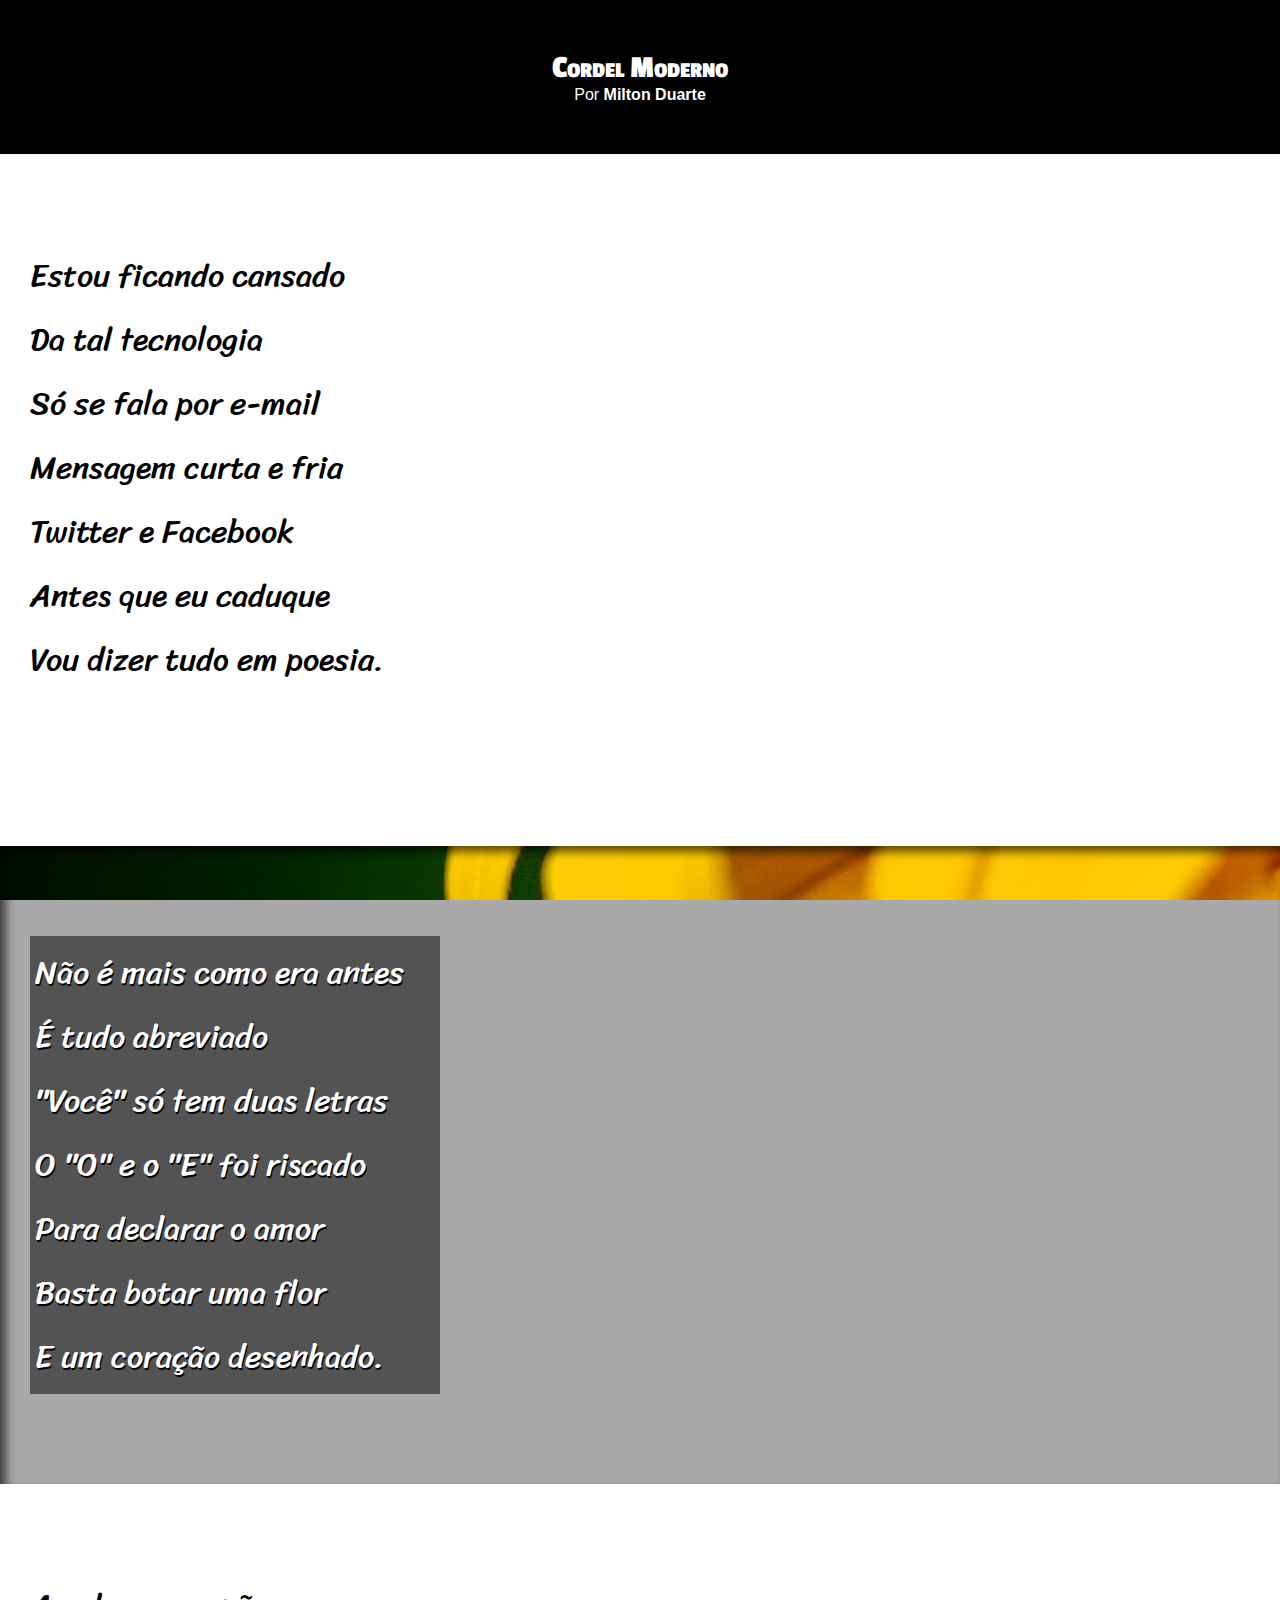
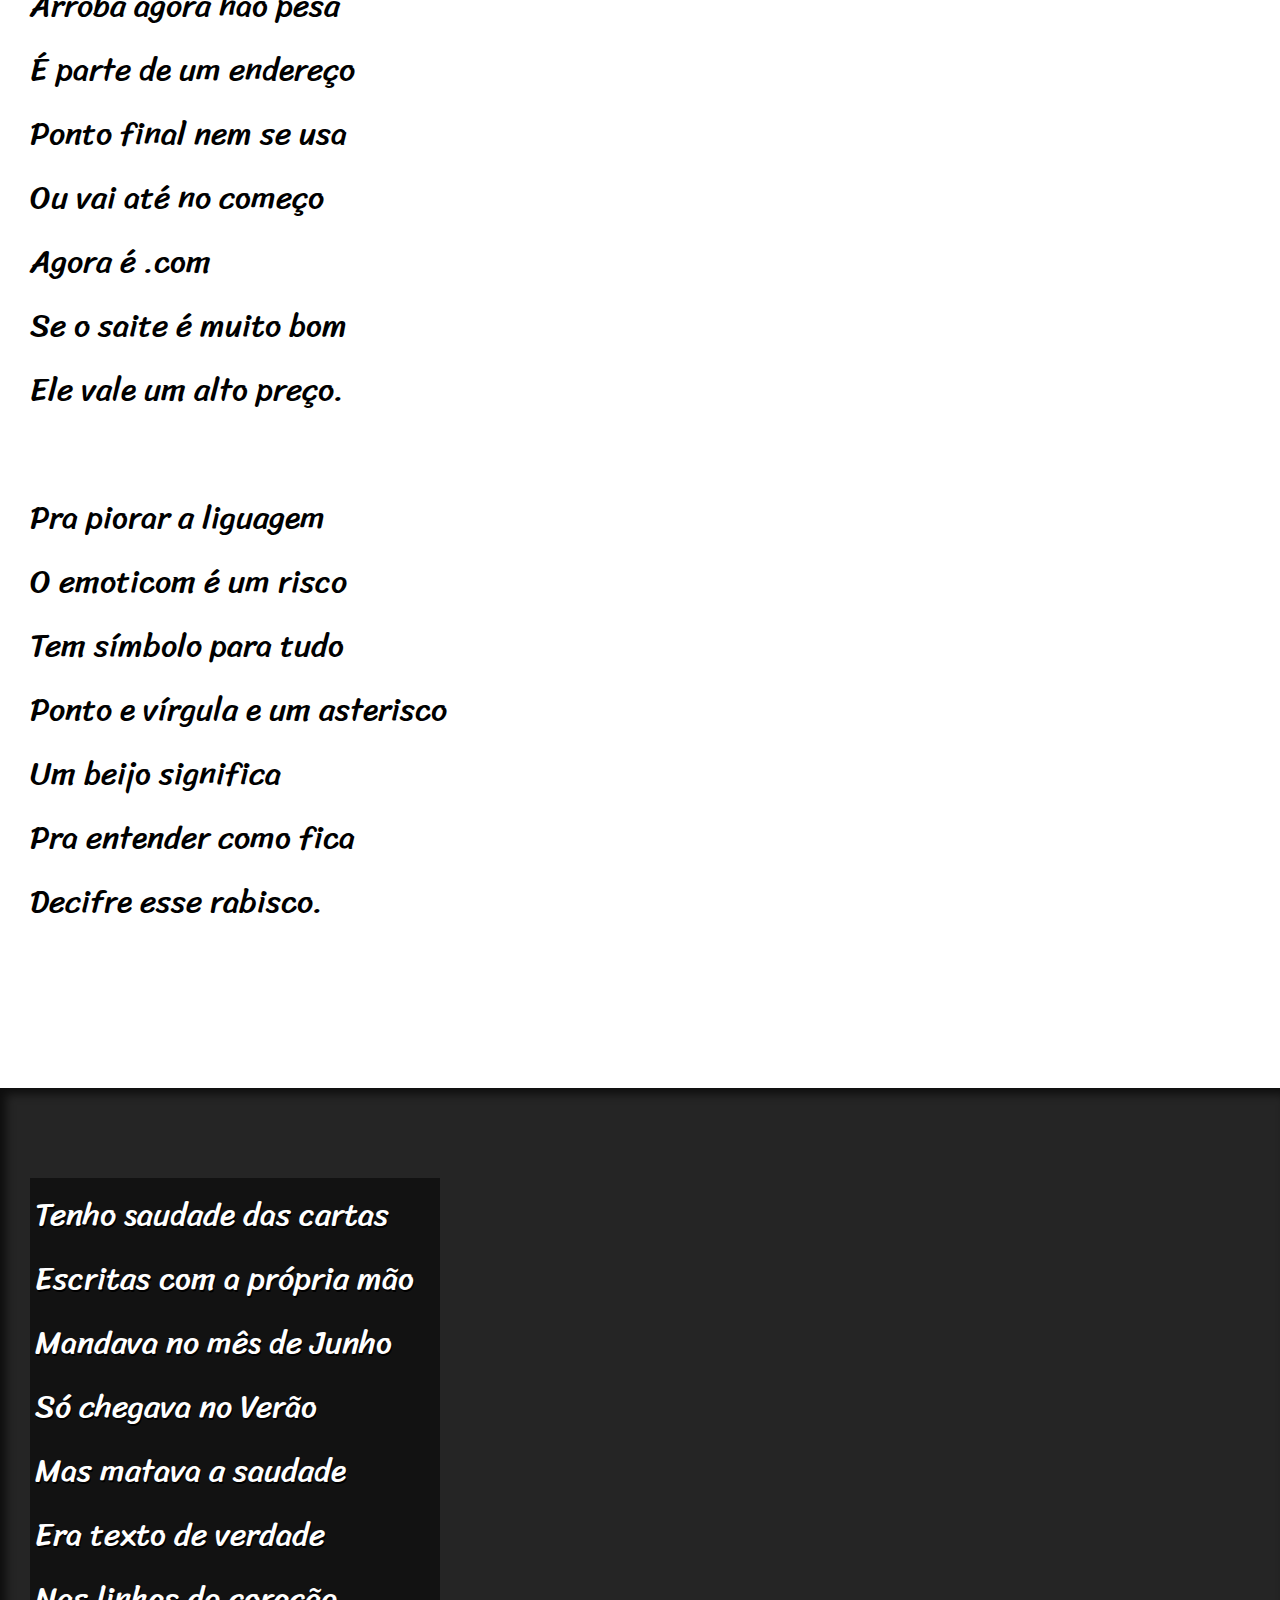
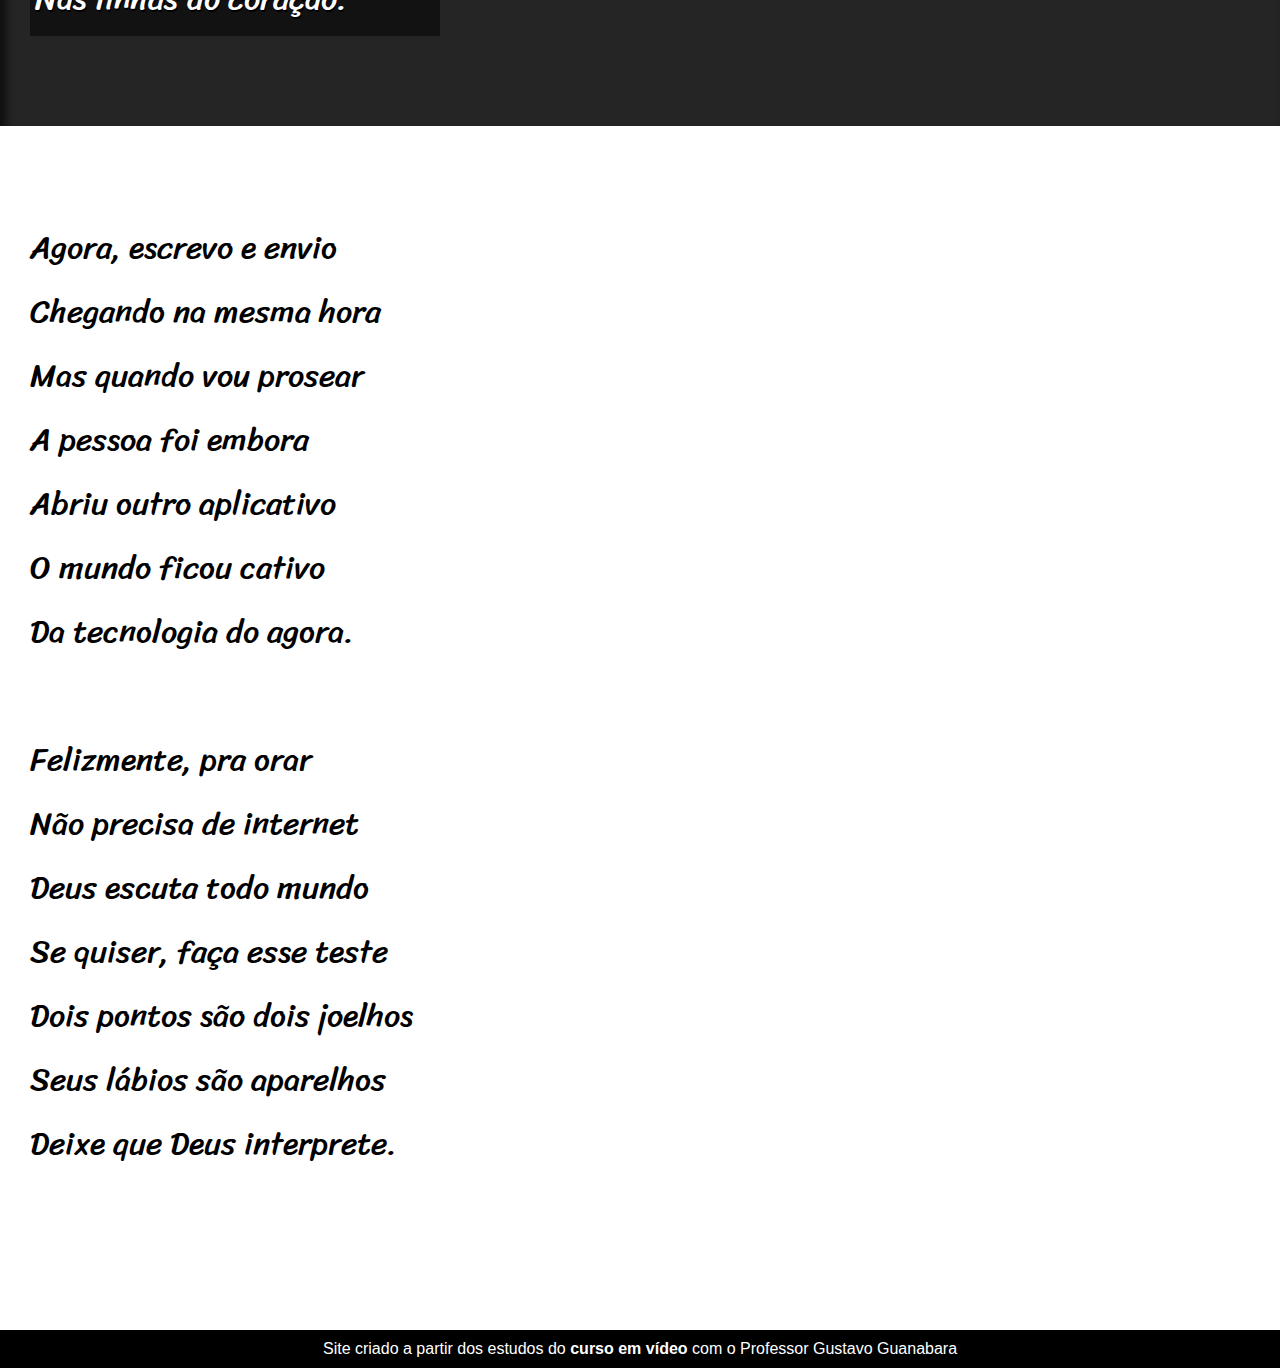
<file: desafio1/index.html>
<!DOCTYPE html>
<html lang="pt-br">
<head>
    <meta charset="UTF-8">
    <meta name="viewport" content="width=device-width, initial-scale=1.0">
    <title>Cordel Moderno</title>
    <link rel="stylesheet" href="estilo/style.css">
</head>
<body>
    <header>
        <h1>
            Cordel Moderno
        </h1>
        <p>
            Por <a href="https://www.recantodasletras.com.br/poesias/3186743]" target="_blank">Milton Duarte</a>
        </p>
    </header>

<section class="normal">
    <p>
        Estou ficando cansado <br>
        Da tal tecnologia <br>
        Só se fala por e-mail <br>
        Mensagem curta e fria <br>
        Twitter e Facebook <br>
        Antes que eu caduque <br>
        Vou dizer tudo em poesia.
    </p>
</section>

<section class="imagem" id="img01">
    <p>
        Não é mais como era antes <br>
        É tudo abreviado <br>
        "Você" só tem duas letras <br>
        O "O" e o "E" foi riscado <br>
        Para declarar o amor <br>
        Basta botar uma flor <br>
        E um coração desenhado.
    </p>
</section>

<section class="normal">
    <p>
        Arroba agora não pesa <br>
        É parte de um endereço <br>
        Ponto final nem se usa <br>
        Ou vai até no começo <br>
        Agora é .com <br>
        Se o saite é muito bom <br>
        Ele vale um alto preço.
    </p>
    
    <p>
        Pra piorar a liguagem <br>
        O emoticom é um risco <br>
        Tem símbolo para tudo <br>
        Ponto e vírgula e um asterisco <br>
        Um beijo significa <br>
        Pra entender como fica <br>
        Decifre esse rabisco.
    </p>
</section>

<section class="imagem" id="img02">
    <p>
        Tenho saudade das cartas <br>
        Escritas com a própria mão <br>
        Mandava no mês de Junho <br>
        Só chegava no Verão <br>
        Mas matava a saudade <br>
        Era texto de verdade <br>
        Nas linhas do coração.
    </p>
</section>

<section class="normal">
    <p>
        Agora, escrevo e envio <br>
        Chegando na mesma hora <br>
        Mas quando vou prosear <br>
        A pessoa foi embora <br>
        Abriu outro aplicativo <br>
        O mundo ficou cativo <br>
        Da tecnologia do agora.
    </p>
    
    <p>
        Felizmente, pra orar <br>
        Não precisa de internet <br>
        Deus escuta todo mundo <br>
        Se quiser, faça esse teste <br>
        Dois pontos são dois joelhos <br>
        Seus lábios são aparelhos <br>
        Deixe que Deus interprete.
    </p>
</section>

    <footer>
        <p>Site criado a partir dos estudos do <a href="http://www.cursoemvideo.com" target="_blank">curso em vídeo</a> com o Professor Gustavo Guanabara</p>
    </footer>
</body>
</html>
</file>
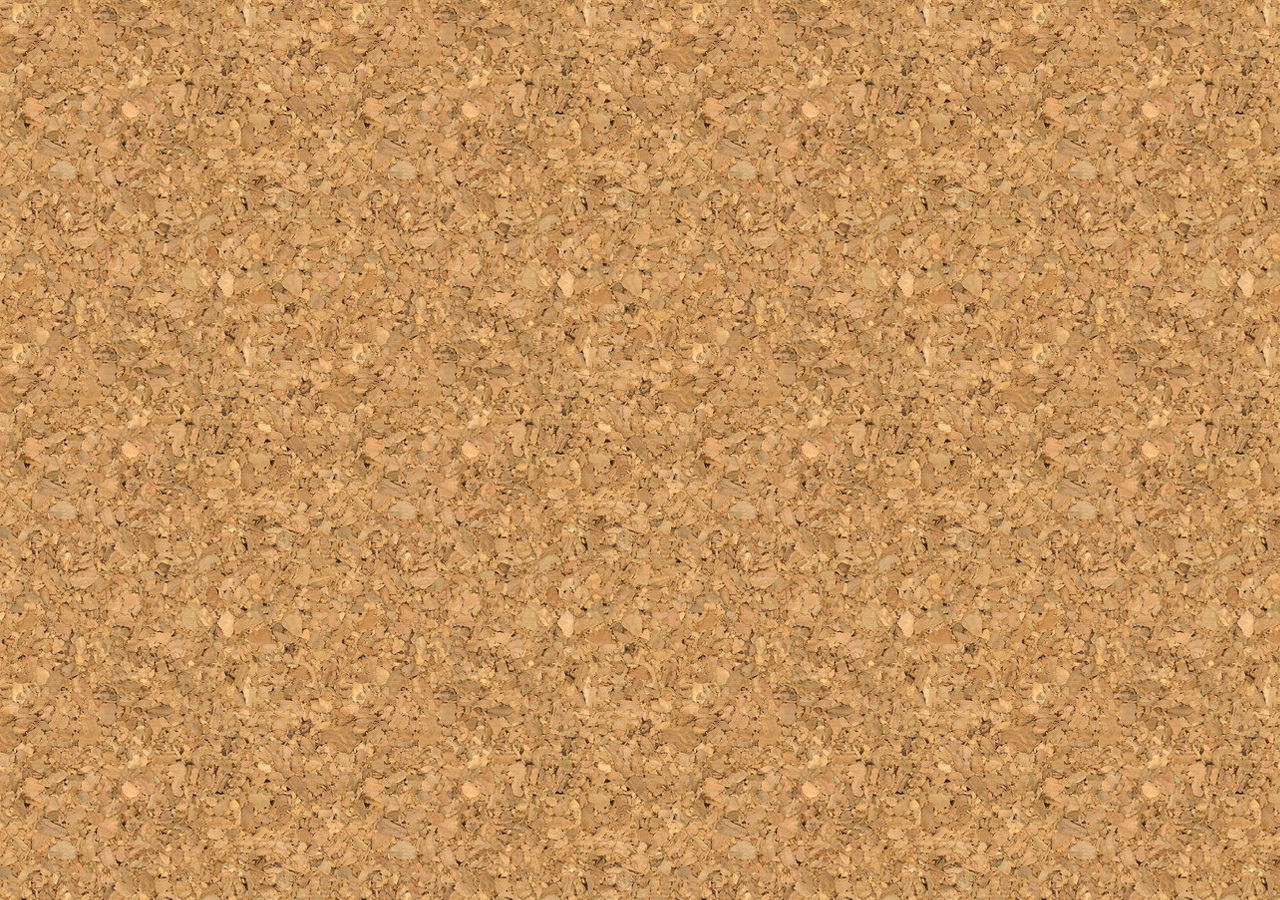
<file: fundo002.html>
<!DOCTYPE html>
<html lang="pt-br">
<head>
    <meta charset="UTF-8">
    <meta name="viewport" content="width=device-width, initial-scale=1.0">
    <title>Personalização dos Fundos</title>
    <style>
        body {
            background-image: url(ex022/imagens/wallpaper001.jpg);
        } 
    </style>
</head>
<body>
    
</body>
</html>
</file>
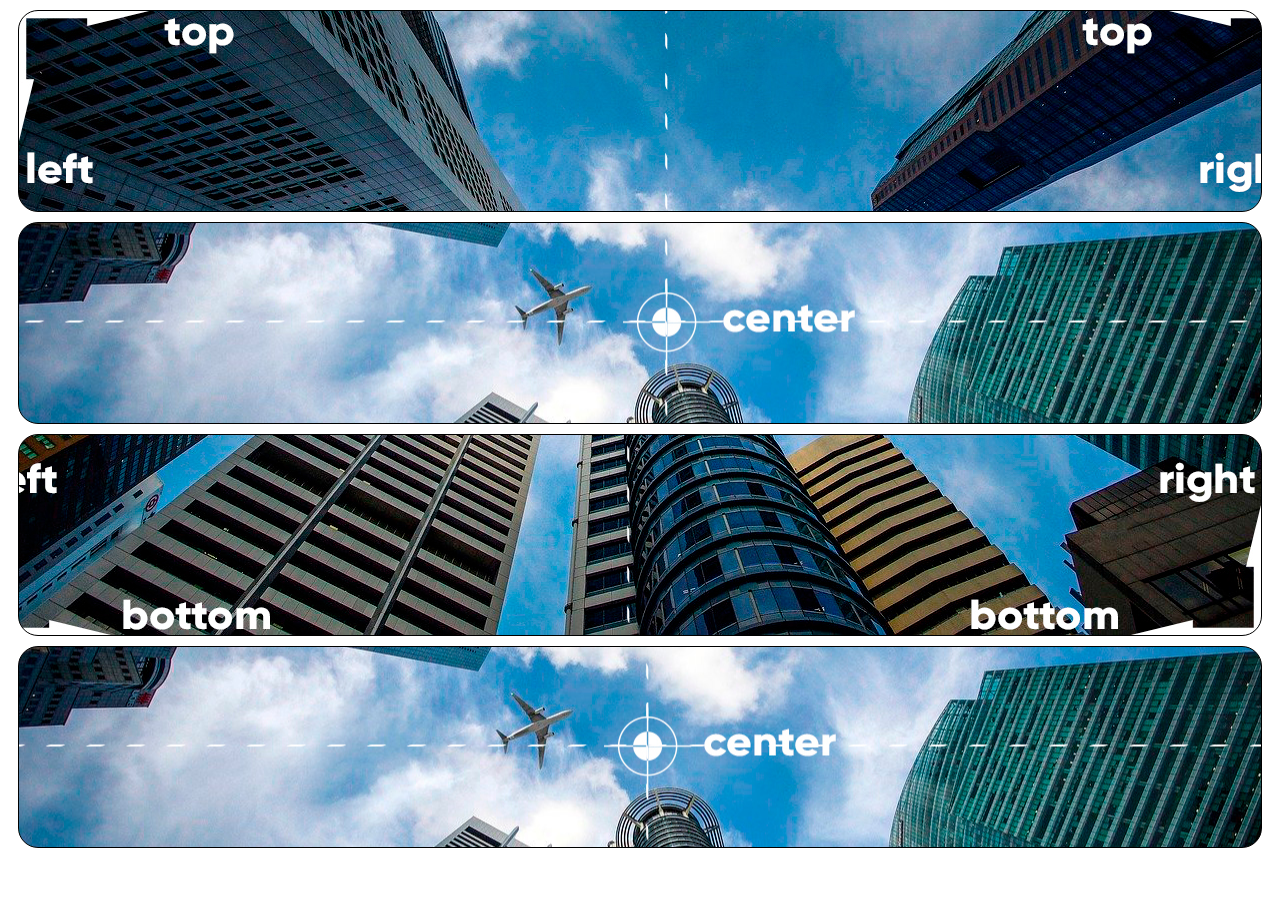
<file: fundo003.html>
<!DOCTYPE html>
<html lang="pt-br">
<head>
    <meta charset="UTF-8">
    <meta name="viewport" content="width=device-width, initial-scale=1.0">
    <title>Posiçaõ de Fundos</title>
    <style>
        .bloco {
            background-image: url(ex022/imagens/wallpaper003.jpg);
            height: 200px;
            border: 1px solid #000;
            border-radius: 20px;
            margin: 10px;
        }
        
        #q1 {
            background-position: left top;
        }

        #q2 {
            background-position: left center;
        }

        #q3 {
            background-position: right bottom;
        }

        #q4 {
            background-position: center center;
        }
    </style>
</head>
<body>
    <div class="bloco" id="q1">

    </div>
    <div class="bloco" id="q2">

    </div>
    <div class="bloco" id="q3">

    </div>
    <div class="bloco" id="q4">

    </div>
</body>
</html>
</file>
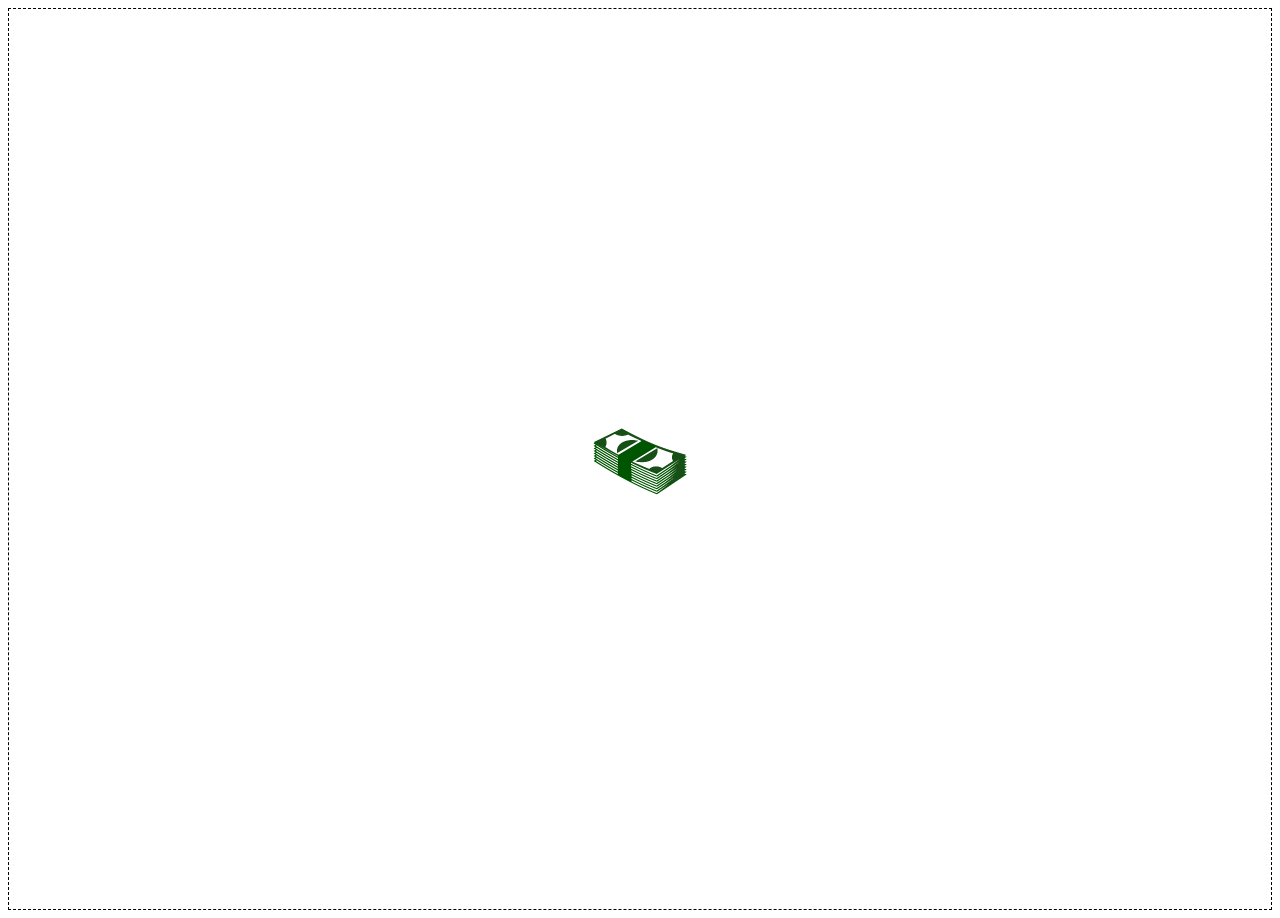
<file: fundo004.html>
<!DOCTYPE html>
<html lang="pt-br">
<head>
    <meta charset="UTF-8">
    <meta name="viewport" content="width=device-width, initial-scale=1.0">
    <title>Posicionamento</title>
    <style>
        body {
            height: 100vh;
            border: 1px dashed #000;
            background-image: url(ex022/imagens/pngegg.png);
            background-size: 100px;
            background-repeat: no-repeat;
            background-position: center center;
        }
    </style>
</head>
<body>
    
</body>
</html>
</file>
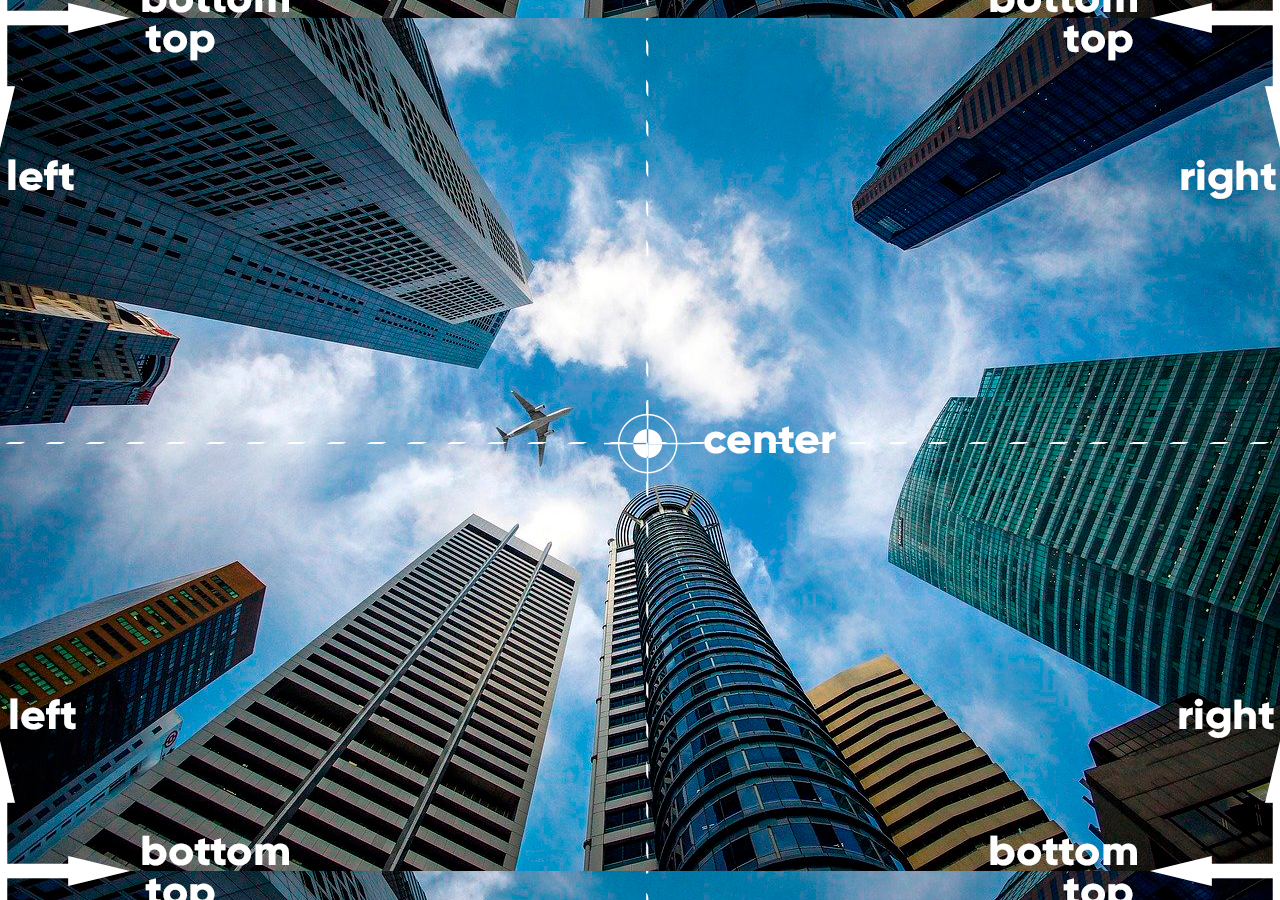
<file: fundo005.html>
<!DOCTYPE html>
<html lang="pt-br">
<head>
    <meta charset="UTF-8">
    <meta name="viewport" content="width=device-width, initial-scale=1.0">
    <title>Posicionamento</title>
    <style>
        body {
             height: 97vh; /*essa medida fica sem rolagem na tela vh(view port) */
            background-image: url(ex022/imagens/wallpaper003.jpg);
            background-position: center center;
        }
    </style>
</head>
<body>
    
</body>
</html>
</file>
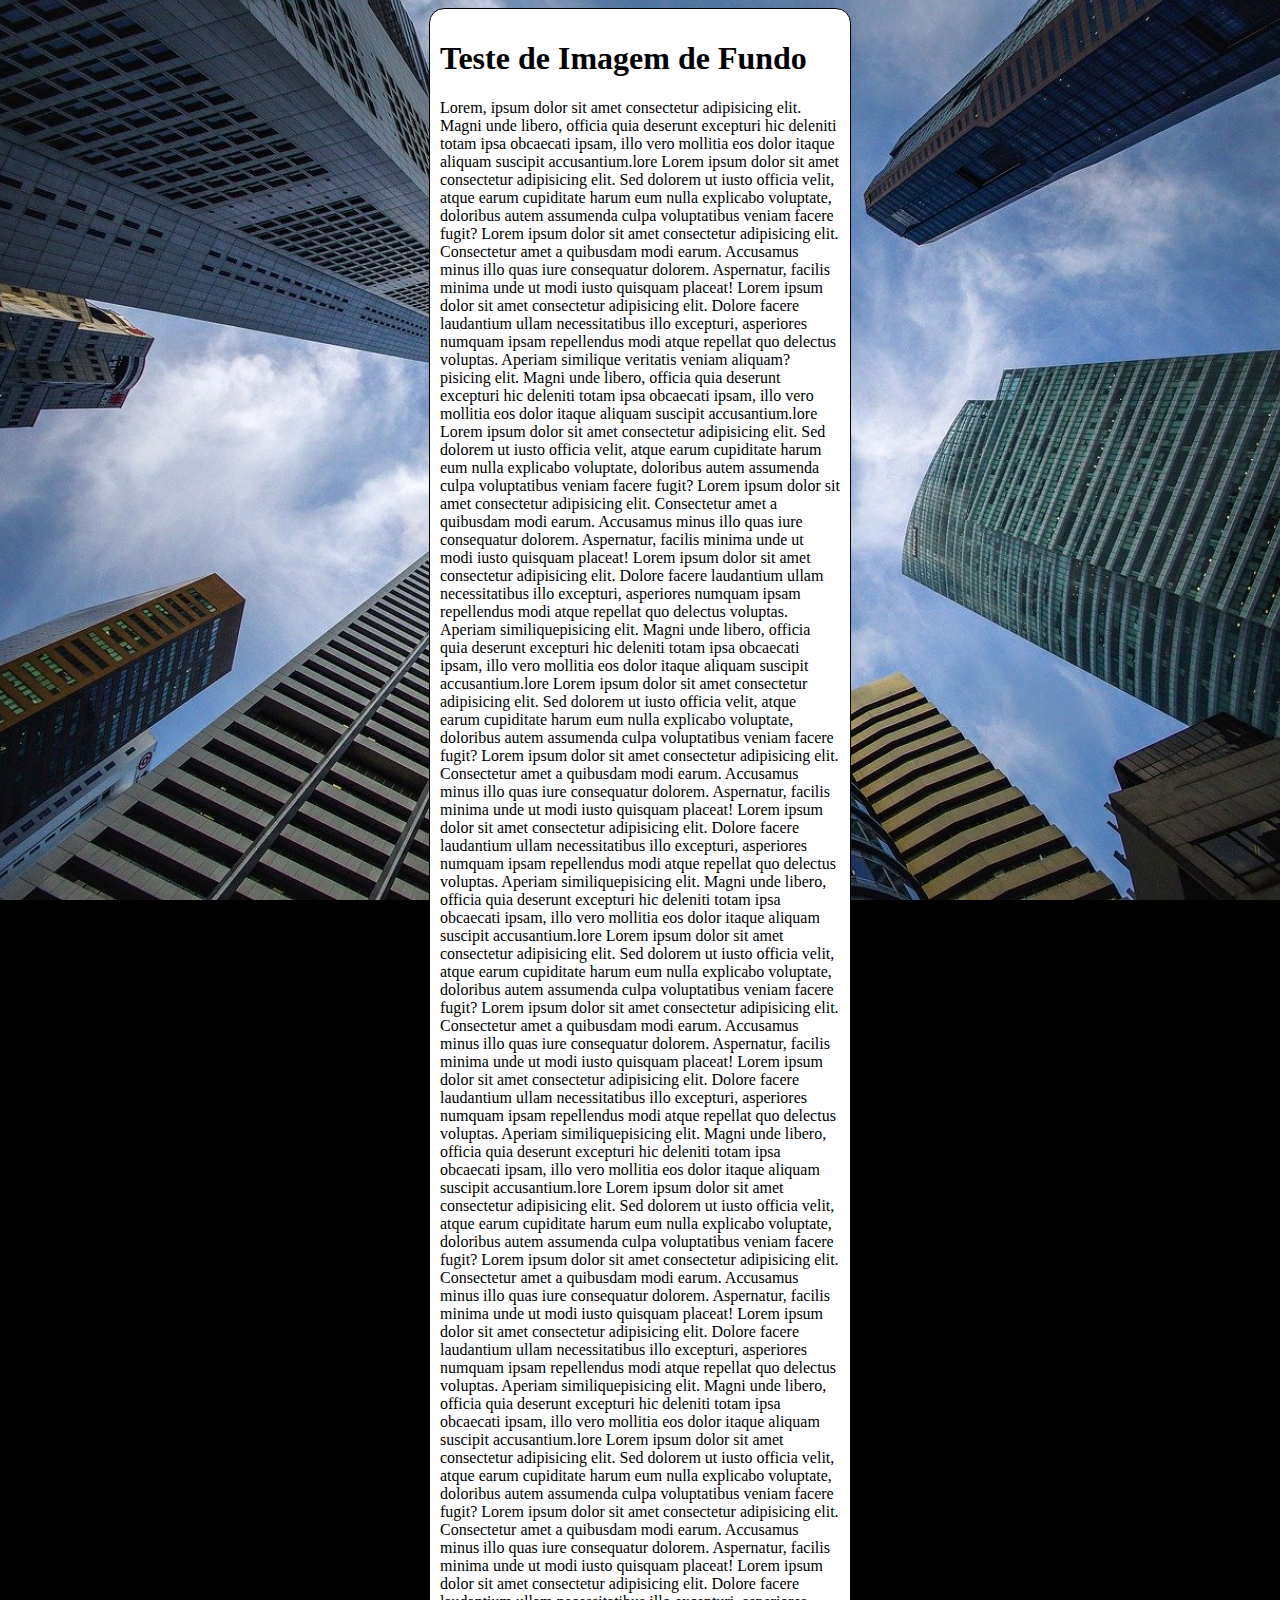
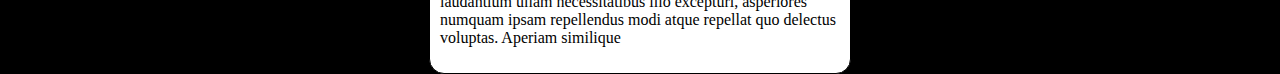
<file: fundo006.html>
<!DOCTYPE html>
<html lang="pt-br">
<head>
    <meta charset="UTF-8">
    <meta name="viewport" content="width=device-width, initial-scale=1.0">
    <title>Document</title>
    <style>
        body {
            height: 97vh;
            /* background-color: #000;
            background-image: url(ex022/imagens/wallpaper002.jpg);
            background-position: center center;
            background-repeat: no-repeat;
            background-size: cover; 
            background-attachment: fixed; */

            /* essa é uma forma simplificada de fazer
            esse exemplo decima ou seja uma shorthand =
            background color > image > position >       
            repeat > attachment */ 

            background: #000 url(ex022/imagens/wallpaper002.jpg) center center no-repeat fixed;
            background-size: cover; /*cover = cobrir*/
        }

        main {
            background-color: #fff;
            width: 400px;
            padding: 10px;
            margin: auto;
            border: 1px solid #000;
            border-radius: 15px;
        }
    </style>
</head>
<body>
    <main>
        <h1>Teste de Imagem de  Fundo</h1>
        <p>Lorem, ipsum dolor sit amet consectetur adipisicing elit. Magni unde libero, officia quia deserunt excepturi hic deleniti totam ipsa obcaecati ipsam, illo vero mollitia eos dolor itaque aliquam suscipit accusantium.lore Lorem ipsum dolor sit amet consectetur adipisicing elit. Sed dolorem ut iusto officia velit, atque earum cupiditate harum eum nulla explicabo voluptate, doloribus autem assumenda culpa voluptatibus veniam facere fugit? Lorem ipsum dolor sit amet consectetur adipisicing elit. Consectetur amet a quibusdam modi earum. Accusamus minus illo quas iure consequatur dolorem. Aspernatur, facilis minima unde ut modi iusto quisquam placeat! Lorem ipsum dolor sit amet consectetur adipisicing elit. Dolore facere laudantium ullam necessitatibus illo excepturi, asperiores numquam ipsam repellendus modi atque repellat quo delectus voluptas. Aperiam similique veritatis veniam aliquam?pisicing elit. Magni unde libero, officia quia deserunt excepturi hic deleniti totam ipsa obcaecati ipsam, illo vero mollitia eos dolor itaque aliquam suscipit accusantium.lore Lorem ipsum dolor sit amet consectetur adipisicing elit. Sed dolorem ut iusto officia velit, atque earum cupiditate harum eum nulla explicabo voluptate, doloribus autem assumenda culpa voluptatibus veniam facere fugit? Lorem ipsum dolor sit amet consectetur adipisicing elit. Consectetur amet a quibusdam modi earum. Accusamus minus illo quas iure consequatur dolorem. Aspernatur, facilis minima unde ut modi iusto quisquam placeat! Lorem ipsum dolor sit amet consectetur adipisicing elit. Dolore facere laudantium ullam necessitatibus illo excepturi, asperiores numquam ipsam repellendus modi atque repellat quo delectus voluptas. Aperiam similiquepisicing elit. Magni unde libero, officia quia deserunt excepturi hic deleniti totam ipsa obcaecati ipsam, illo vero mollitia eos dolor itaque aliquam suscipit accusantium.lore Lorem ipsum dolor sit amet consectetur adipisicing elit. Sed dolorem ut iusto officia velit, atque earum cupiditate harum eum nulla explicabo voluptate, doloribus autem assumenda culpa voluptatibus veniam facere fugit? Lorem ipsum dolor sit amet consectetur adipisicing elit. Consectetur amet a quibusdam modi earum. Accusamus minus illo quas iure consequatur dolorem. Aspernatur, facilis minima unde ut modi iusto quisquam placeat! Lorem ipsum dolor sit amet consectetur adipisicing elit. Dolore facere laudantium ullam necessitatibus illo excepturi, asperiores numquam ipsam repellendus modi atque repellat quo delectus voluptas. Aperiam similiquepisicing elit. Magni unde libero, officia quia deserunt excepturi hic deleniti totam ipsa obcaecati ipsam, illo vero mollitia eos dolor itaque aliquam suscipit accusantium.lore Lorem ipsum dolor sit amet consectetur adipisicing elit. Sed dolorem ut iusto officia velit, atque earum cupiditate harum eum nulla explicabo voluptate, doloribus autem assumenda culpa voluptatibus veniam facere fugit? Lorem ipsum dolor sit amet consectetur adipisicing elit. Consectetur amet a quibusdam modi earum. Accusamus minus illo quas iure consequatur dolorem. Aspernatur, facilis minima unde ut modi iusto quisquam placeat! Lorem ipsum dolor sit amet consectetur adipisicing elit. Dolore facere laudantium ullam necessitatibus illo excepturi, asperiores numquam ipsam repellendus modi atque repellat quo delectus voluptas. Aperiam similiquepisicing elit. Magni unde libero, officia quia deserunt excepturi hic deleniti totam ipsa obcaecati ipsam, illo vero mollitia eos dolor itaque aliquam suscipit accusantium.lore Lorem ipsum dolor sit amet consectetur adipisicing elit. Sed dolorem ut iusto officia velit, atque earum cupiditate harum eum nulla explicabo voluptate, doloribus autem assumenda culpa voluptatibus veniam facere fugit? Lorem ipsum dolor sit amet consectetur adipisicing elit. Consectetur amet a quibusdam modi earum. Accusamus minus illo quas iure consequatur dolorem. Aspernatur, facilis minima unde ut modi iusto quisquam placeat! Lorem ipsum dolor sit amet consectetur adipisicing elit. Dolore facere laudantium ullam necessitatibus illo excepturi, asperiores numquam ipsam repellendus modi atque repellat quo delectus voluptas. Aperiam similiquepisicing elit. Magni unde libero, officia quia deserunt excepturi hic deleniti totam ipsa obcaecati ipsam, illo vero mollitia eos dolor itaque aliquam suscipit accusantium.lore Lorem ipsum dolor sit amet consectetur adipisicing elit. Sed dolorem ut iusto officia velit, atque earum cupiditate harum eum nulla explicabo voluptate, doloribus autem assumenda culpa voluptatibus veniam facere fugit? Lorem ipsum dolor sit amet consectetur adipisicing elit. Consectetur amet a quibusdam modi earum. Accusamus minus illo quas iure consequatur dolorem. Aspernatur, facilis minima unde ut modi iusto quisquam placeat! Lorem ipsum dolor sit amet consectetur adipisicing elit. Dolore facere laudantium ullam necessitatibus illo excepturi, asperiores numquam ipsam repellendus modi atque repellat quo delectus voluptas. Aperiam similique</p>
    </main>
</body>
</html>
</file>
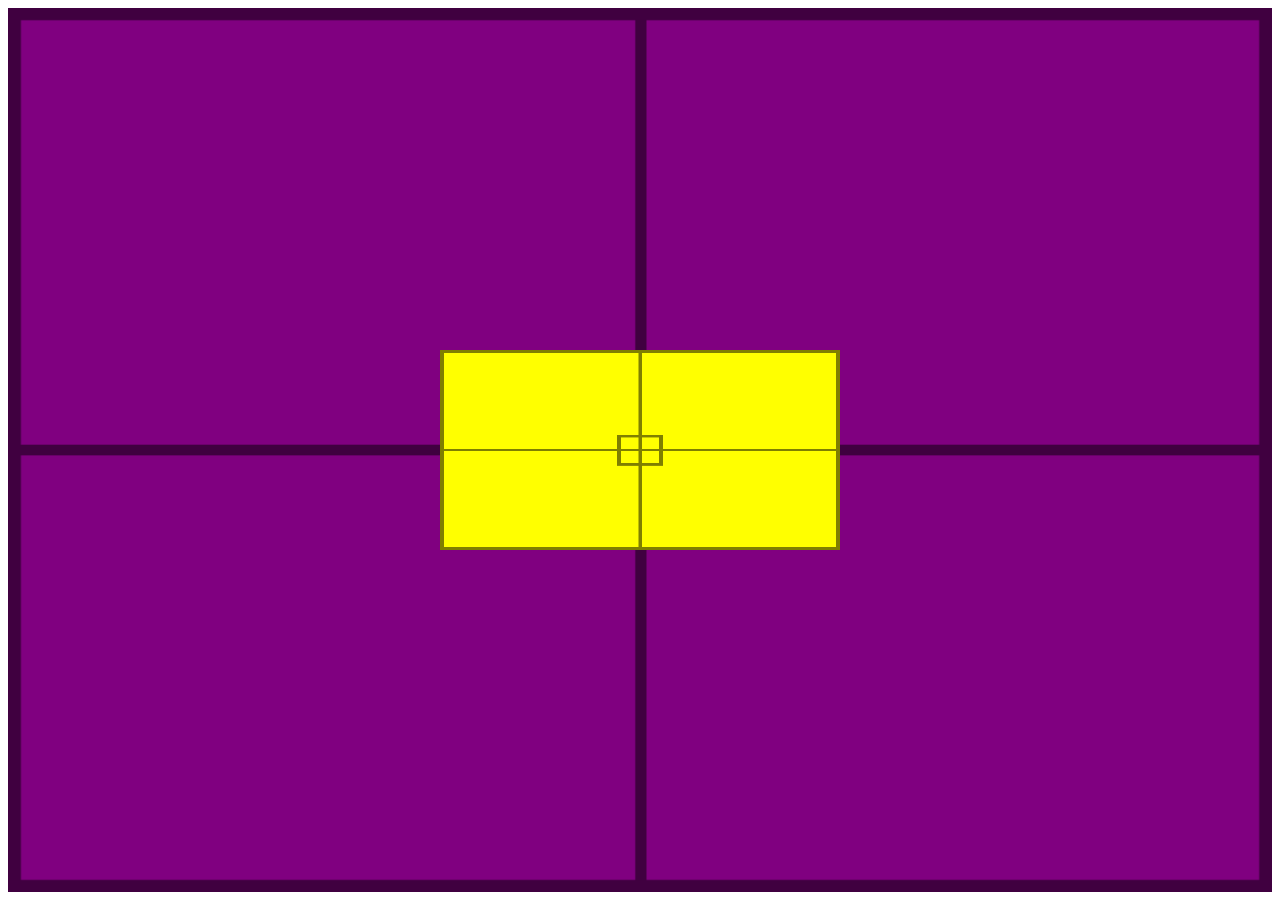
<file: fundo007.html>
<!DOCTYPE html>
<html lang="pt-br">
<head>
    <meta charset="UTF-8">
    <meta name="viewport" content="width=device-width, initial-scale=1.0">
    <title>Alinhamento Vertical</title>
    <style>
        #container {
            background-image: url(ex022/imagens/target001.png);
            background-size: 100% 100%;

            position: relative;
            height: 96vh;
            padding: 10px;
            background-color: purple;
        }
        #conteudo {
            background-image: url(ex022/imagens/target001.png);
            background-size: 100% 100%;

            position: absolute;
            height: 200px;
            width: 400px;
            background-color: yellow;

            left: 50%;
            top: 50%;

            transform: translate(-50%, -50%);

        }
    </style>
</head>
<body>
    <section id="container">
        <article id="conteudo">

        </article>
    </section>
</body>
</html>
</file>
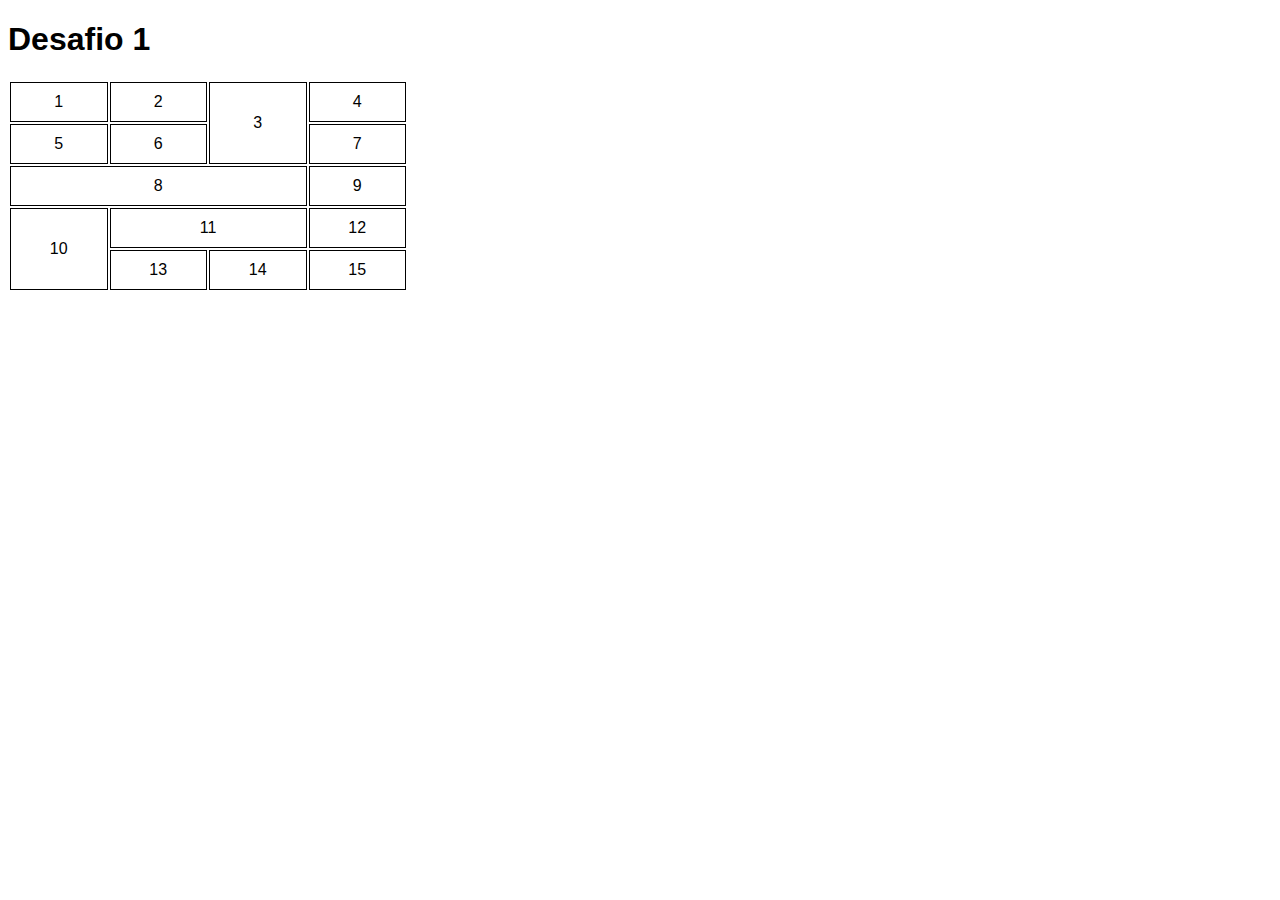
<file: desafio2/tabeladesafio1.html>
<!DOCTYPE html>
<html lang="pt-br">
<head>
    <meta charset="UTF-8">
    <meta name="viewport" content="width=device-width, initial-scale=1.0">
    <title>Tabelas</title>
    <style>
        body {
            font-family: Arial, Helvetica, sans-serif;
        }

        table {
            width: 400px;
        }

        td {
            border: solid 1px #000;
            padding: 10px;
            text-align: center;
        }
    </style>
</head>
<body>
    <h1>Desafio 1</h1>
    <table>
        <tr>
            <td>1</td>
            <td>2</td>
            <td rowspan="2">3</td>
            <td>4</td>
        </tr>
        <tr>
            <td>5</td>
            <td>6</td>
           
            <td>7</td>
        </tr>
        <tr>
            <td colspan="3">8</td>
            <td>9</td>
        </tr>
        <tr>
            <td rowspan="2">10</td>
            <td colspan="2">11</td>
            <td>12</td>  
        </tr>
        <tr>
            <td>13</td>
            <td>14</td>
            <td>15</td>
        </tr>
    </table>
</body>
</html>
</file>
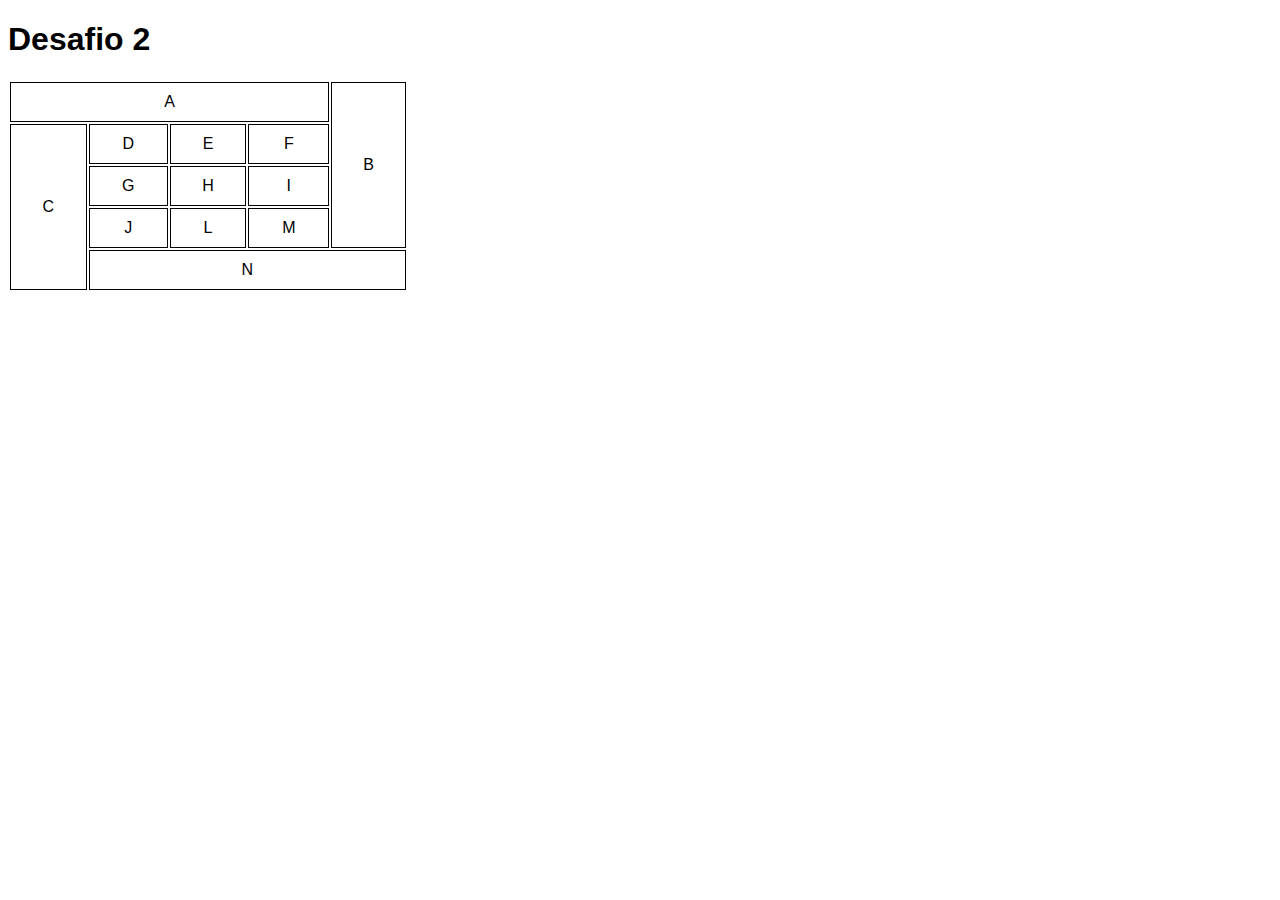
<file: desafio2/tabeladesafio2.html>
<!DOCTYPE html>
<html lang="pt-br">
<head>
    <meta charset="UTF-8">
    <meta name="viewport" content="width=device-width, initial-scale=1.0">
    <title>Tabelas</title>
    <style>
        body {
            font-family: Arial, Helvetica, sans-serif;
        }

        table {
            width: 400px;
        }

        td {
            border: solid 1px #000;
            padding: 10px;
            text-align: center;
        }
    </style>
</head>
<body>
    <h1>Desafio 2</h1>
    <table>
        <tr>
            <td colspan="4">A</td>
            <td rowspan="4">B</td>
        </tr>
        <tr>
            <td rowspan="4">C</td>
            <td>D</td>
            <td>E</td>
            <td>F</td>
        </tr>
        <tr>
            <td>G</td>
            <td>H</td>
            <td>I</td>
        </tr>
        <tr>
            <td>J</td>
            <td>L</td>
            <td>M</td>
        </tr>
        <tr>
            <td colspan="4">N</td>
        </tr>
    </table>
</body>
</html>
</file>
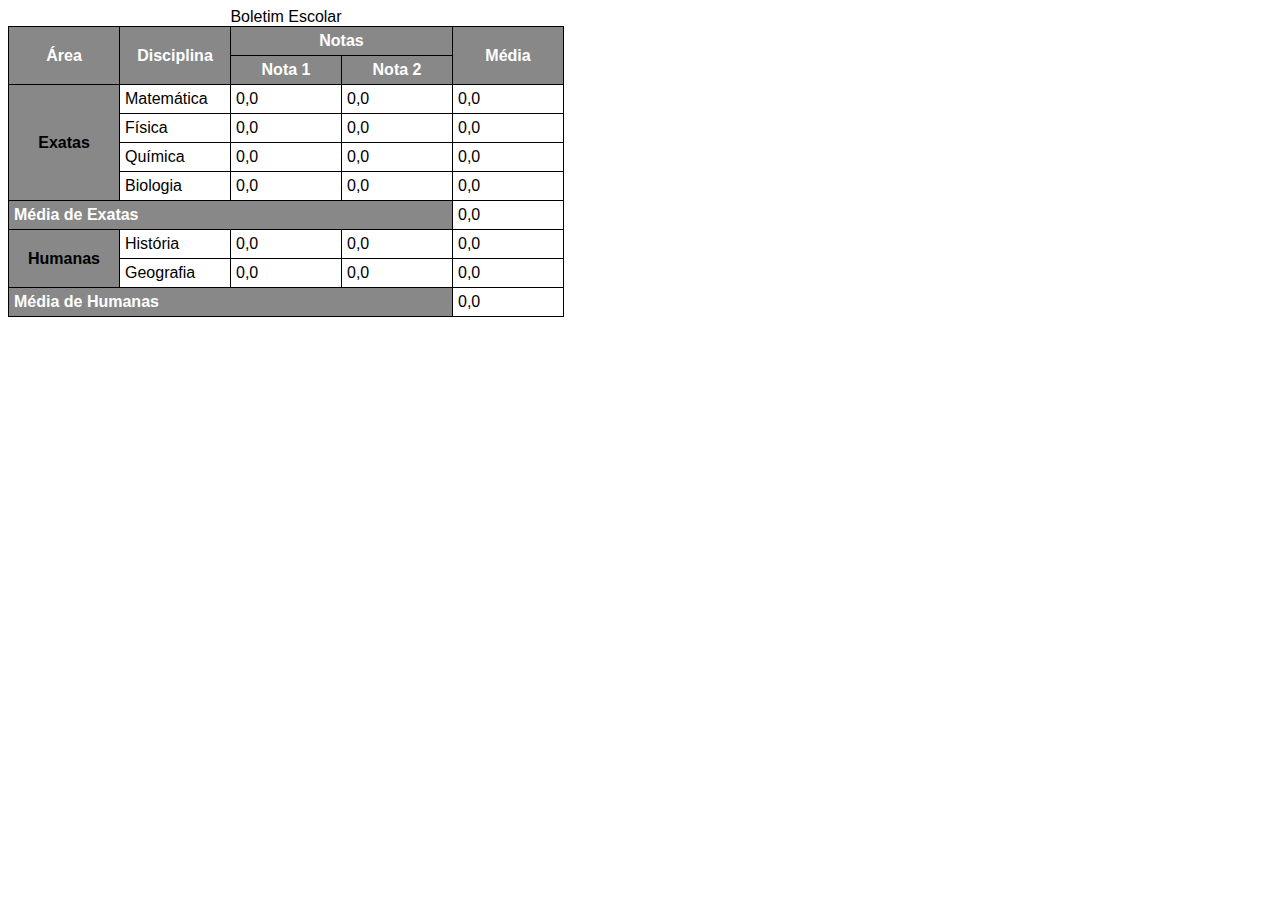
<file: desafio3/desafio3.html>
<!DOCTYPE html>
<html lang="pt-br">
<head>
    <meta charset="UTF-8">
    <meta name="viewport" content="width=device-width, initial-scale=1.0">
    <title>Tabelas</title>
    <style>
        body {
            font-family: Arial, Helvetica, sans-serif;
        }

        table {
            border-collapse: collapse;
        }

        thead {
            color: #fff;
        }

        td, th {
            border: solid 1px #000;
            padding: 5px;
            width: 100px;
        }

        th {
            background-color: #888;
            font-weight: bold;
        }

        .mediafinal {
            background-color: #888;
            color: #fff;
            font-weight: bold;
        }
    </style>
</head>
<body>
    <table>
        <caption>Boletim Escolar</caption>
        <thead>
            <tr>
                <th scope="rowgroup" rowspan="2">Área</th>
                <th scope="rowgroup" rowspan="2">Disciplina</th>
                <th scope="colgroup" colspan="2">Notas</th>
                <th scope="rowgroup" rowspan="2">Média</th>
            </tr>
            <tr>
                <th scope="rowgroup">Nota 1</th>
                <th scope="rowgroup">Nota 2</th>
            </tr>
        </thead>
        <tbody>
            <tr>
                <th scope="rowgroup" rowspan="4">Exatas</th>
                <td>Matemática</td>
                <td>0,0</td>
                <td>0,0</td>
                <td>0,0</td>
            </tr>
            <tr>
                <td>Física</td>
                <td>0,0</td>
                <td>0,0</td>
                <td>0,0</td>
            </tr>
            <tr>
                <td>Química</td>
                <td>0,0</td>
                <td>0,0</td>
                <td>0,0</td>
            </tr>
            <tr>
                <td>Biologia</td>
                <td>0,0</td>
                <td>0,0</td>
                <td>0,0</td>
            </tr>
            <tr>
                <td colspan="4" class="mediafinal">Média de Exatas</td>
                <td>0,0</td>
            </tr>
            <tr>
                <th scope="rowgroup" rowspan="2">Humanas</th>
                <td>História</td>
                <td>0,0</td>
                <td>0,0</td>
                <td>0,0</td>
            </tr>
            <tr>
                <td>Geografia</td>
                <td>0,0</td>
                <td>0,0</td>
                <td>0,0</td>
            </tr>
            <tr>
                <td colspan="4" class="mediafinal">Média de Humanas</td>
                <td>0,0</td>
            </tr>
        </tbody>
    </table>
</body>
</html>
</file>
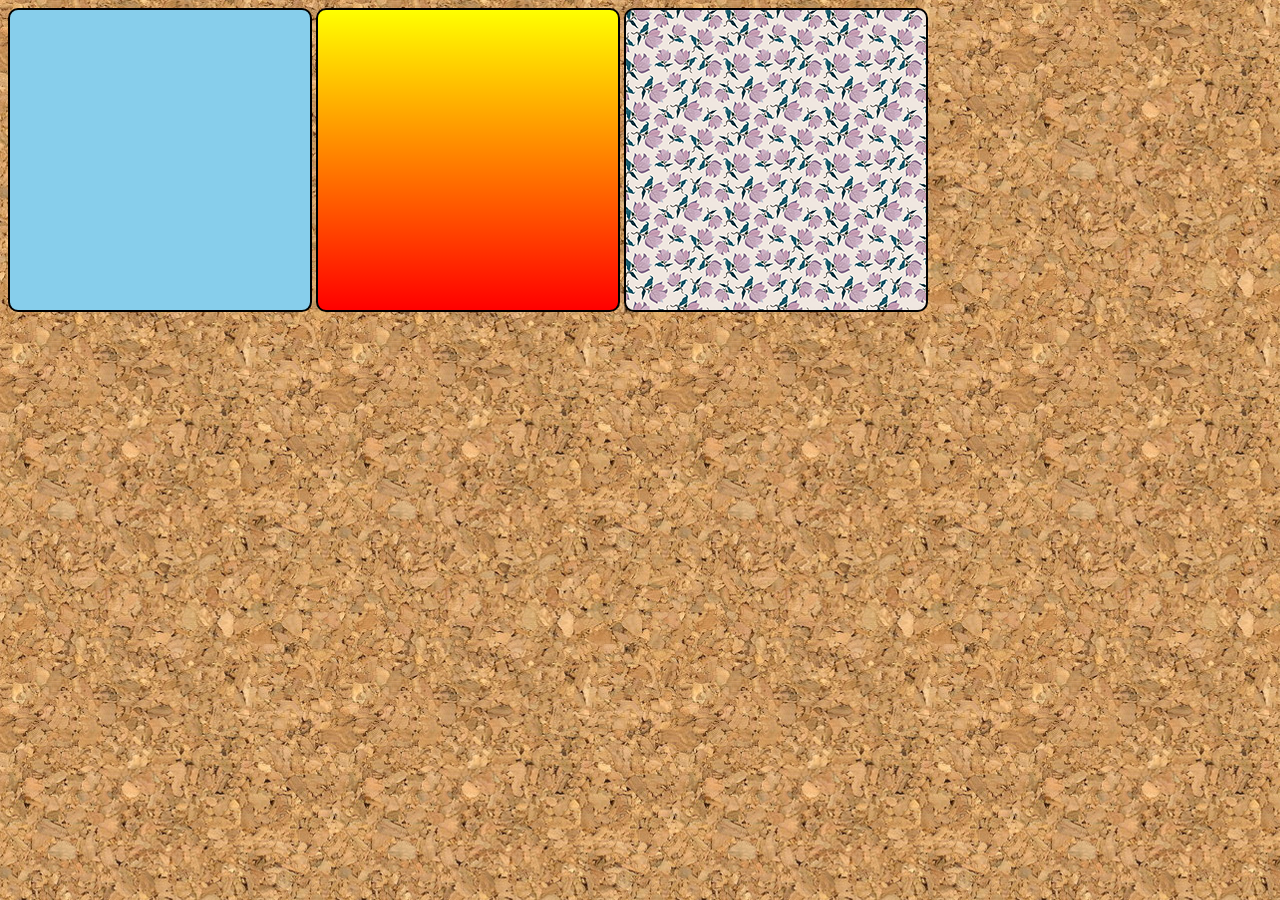
<file: ex022/fundo001.html>
<!DOCTYPE html>
<html lang="pt-br">
<head>
    <meta charset="UTF-8">
    <meta name="viewport" content="width=device-width, initial-scale=1.0">
    <title>Teste de Imagem de Fundo</title>
    <style>

        body {
            background-image: url(imagens/wallpaper001.jpg);
        }

        .quadrado {
            display: inline-block;
            border: 2px solid #000;
            border-radius: 10px;
            background-color: lightgray;
            width: 300px;
            height: 300px;
        }

        #q1 {
            background-color: skyblue;


        }

        #q2 {
            background-image: linear-gradient(to bottom, yellow, red);

        }

        #q3{
            background-image: url('imagens/pattern003.png');

        }

    </style>
</head>
<body>
    <div class="quadrado" id="q1">

    </div>
    <div class="quadrado" id="q2">

    </div>
    <div class="quadrado" id="q3">

    </div>
</body>
</html>
</file>
<file: desafio1/estilo/style.css>
@charset "UFT-8";

@import url('https://fonts.googleapis.com/css2?family=Passion+One&display=swap');

@import url('https://fonts.googleapis.com/css2?family=Sriracha&display=swap');

:root {
    --fonte1: Verdana, Geneva, Tahoma, sans-serif;
    --fonte2: 'Passion One', sans-serif;
    --fonte3: 'Sriracha', cursive;
}

* {
    margin: 0px;
    padding: 0px;
}

html, body {
    min-height: 100vh;
    background-color: darkgray;
    font-family: var(--fonte1);
}

header{
    background-color: #000;
    color: #fff;
    text-align: center;
}

header > h1 {
    padding-top: 50px;
    font-variant: small-caps;
    font-family: var(--fonte2);
}

header > p {
    padding-bottom: 50px;
}

a {
    color: #fff;
    text-decoration: none;
    font-weight: bold;
}

a:hover {
    text-decoration: underline;
}

section {
    padding-top: 10vh;
    padding-bottom: 10vh;
    line-height: 2em;
    padding-left: 30px;
    font-family: var(--fonte3);
    font-size: 2em;
}

section > p {
    padding-bottom: 2em;
}

.normal {
    background-color: #fff;
    color: #000;
}

.imagem {
    background-color: #252525;
    color: #fff;
    box-shadow: inset 6px 6px 10px #000000a1;
    background-attachment: fixed;
}

.imagem > p {
    background-color: #00000081;
    width: 400px;
    padding: 5px;
    text-shadow: 1px 2px 0px #000;
}

#img01 {
    background-image: url(../imagens/background001.jpg);
    background-position: right center;
}

#img02 {
    background-image: url(../imagens/background002.jpg);
    background-position: right bottom;
}

footer {
    background-color: #000;
    color: #fff;
    text-align: center;
    padding: 10px;
}
</file>
